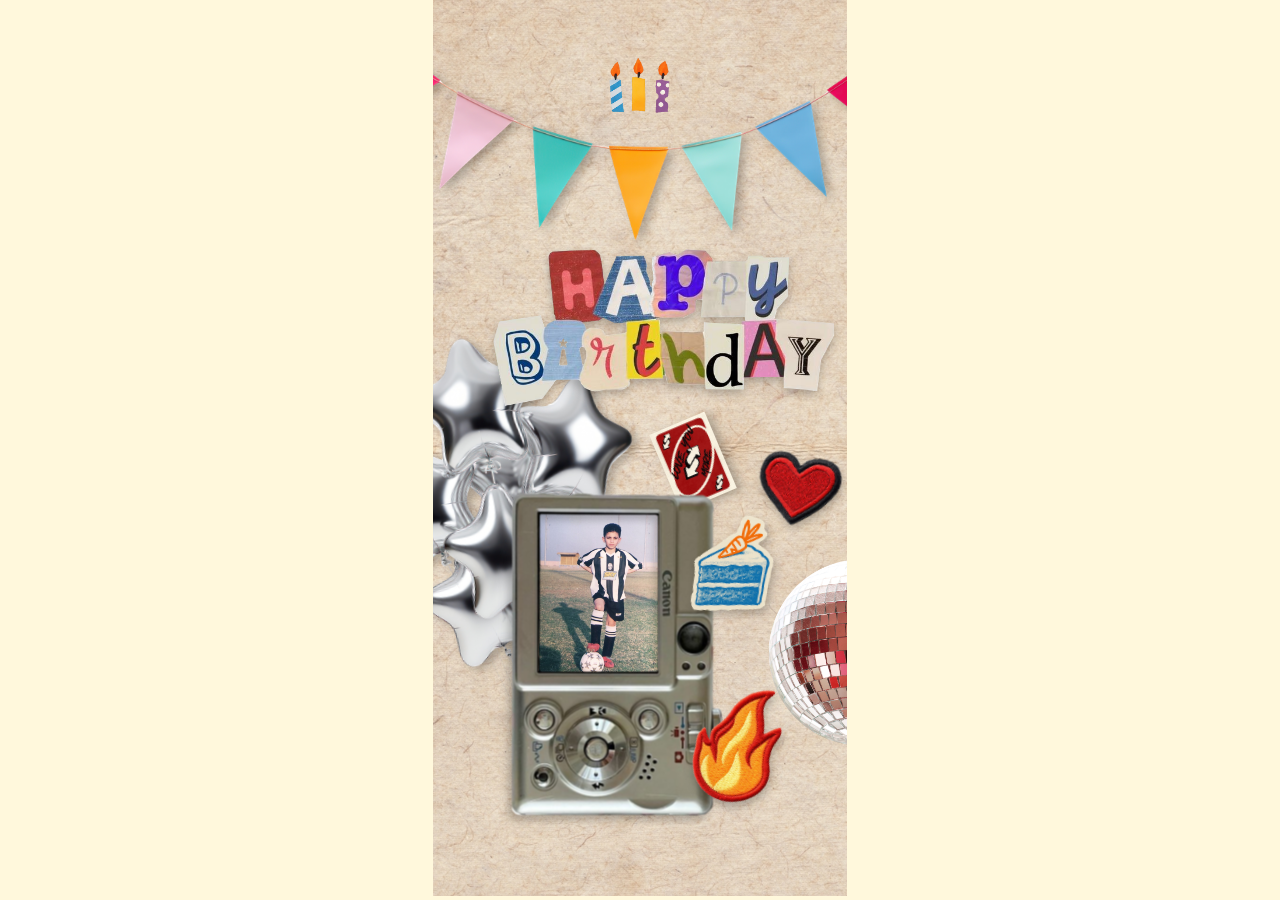
<file: index.html>
<!DOCTYPE html>
<html lang="ru">
<head>
    <meta charset="UTF-8">
    <meta name="viewport" content="width=device-width, initial-scale=1.0, viewport-fit=cover, user-scalable=no">
    <title>HB</title>
    <link rel="stylesheet" href="main_style.css">
    <link href="https://fonts.googleapis.com/css2?family=Cormorant+Infant:wght@400&display=swap" rel="stylesheet">
</head>
<body>
    <div class="container">
        <!-- Фоновый слой old paper pic -->
        <div class="layer old-paper">
            <img src="old paper pic.jpg" alt="old paper background">
        </div>

        <!-- Слой balloons -->
        <div class="layer balloons">
            <img src="silver baloons star.png">
        </div>
        
        <!-- Слой happy bd -->
        <div class="layer happy-bd">
            <img src="happy bd.png" alt="happy birthday">
        </div>
        
        <!-- Слой Picture_5 -->
        <div class="layer picture5">
            <img src="Picture_5.jpg" alt="picture 5">
        </div>
        
        <!-- Слой camera no background (первый экземпляр) -->
        <div class="layer camera">
            <img src="camera no background.png" alt="camera">
        </div>
        
        <!-- Слой uno card -->
        <div class="layer uno">
            <img src="red love you uno.jpg" alt="camera">
        </div>

        <!-- Слой heart sticker -->
        <div class="layer heart">
            <img src="heart sticker.png" alt="heart sticker">
        </div>
        
        <!-- Слой fire sticker -->
        <div class="layer fire">
            <img src="fire sticker.png" alt="fire sticker">
        </div>
        
        <!-- Слой cake sticker -->
        <div class="layer cake">
            <img src="cake sticker.png" alt="cake sticker">
        </div>
        
        <!-- Слой discoball -->
        <div class="layer discoball">
            <img src="discoball 2.png" alt="discoball">
        </div>
        
        <!-- Слой flags -->
        <div class="layer flags">
            <img src="flags.png" alt="flags">
        </div>
        
        <!-- Слой candles icon (кликабельный) -->
        <div class="layer candles-icon" id="candlesIcon">
            <img src="candles icon.png" alt="candles icon">
        </div>

        <!-- Меню (изначально скрыто) -->
        <div class="menu-overlay" id="menuOverlay">
            <div class="menu-panel">
                <!-- Фоновый слой меню -->
                <div class="menu-bg">
                    <img src="old paper pic.jpg" alt="menu background">
                </div>
                <!-- Стрелка закрытия -->
                <div class="menu-arrow" id="menuArrow">
                    <img src="arrow icon.png" alt="arrow icon">
                </div>
                <!-- Иконка свечей в меню (возврат на главную) -->
                <div class="menu-candles" id="menuCandles">
                    <img src="candles icon.png" alt="candles icon">
                </div>
                <!-- Разделительные линии -->
                <div class="menu-line line1"></div>
                <div class="menu-line line2"></div>
                <div class="menu-line line3"></div>
                <div class="menu-line line4"></div>
                <!-- Пункты меню -->
                <div class="menu-item item-gallery" id="menuGallery">gallery</div>
                <div class="menu-item item-who" id="menuWho">who are you from...?</div>
                <div class="menu-item item-letters" id="menuLetters">letters</div>
            </div>
        </div>
    </div>

    <script src="script.js"></script>
</body>
</html>
</file>
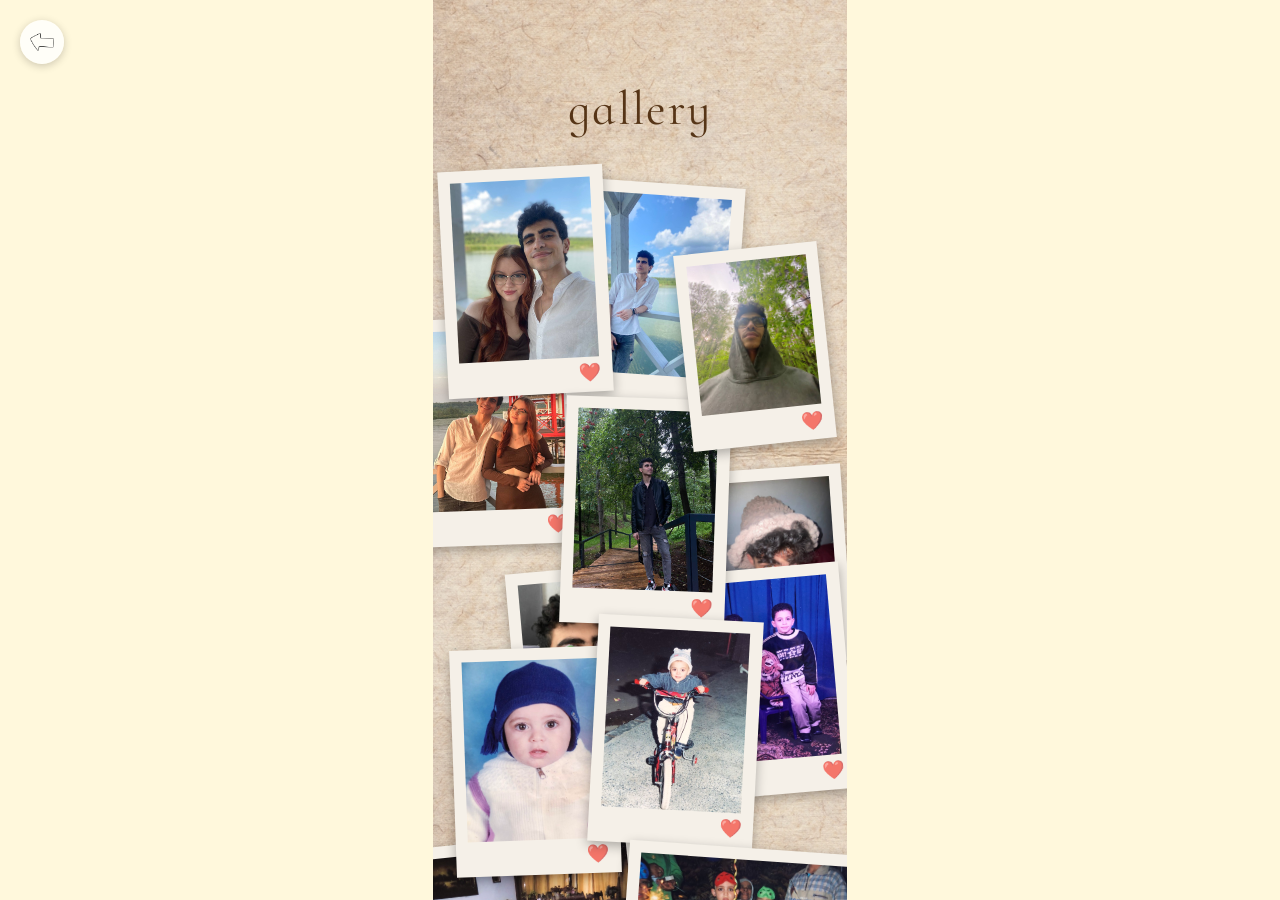
<file: gallery.html>
<!DOCTYPE html>
<html lang="ru">
<head>
    <meta charset="UTF-8">
    <meta name="viewport" content="width=device-width, initial-scale=1.0, viewport-fit=cover, user-scalable=no">
    <title>Gallery</title>
    <link rel="stylesheet" href="gallery_style.css">
    <link href="https://fonts.googleapis.com/css2?family=Cormorant+Infant:wght@400&display=swap" rel="stylesheet">
</head>
<body>
    <div class="gallery-page">
        <a href="index.html" class="gallery-back-btn">
            <img src="arrow icon.png" alt="back">
        </a>
        <h1 class="gallery-title">gallery</h1>
        
        <div class="gallery-grid">
            <!-- Вертикальные фото -->
            <div class="polaroid vertical photo_together" style="top: 0px; left: 10px; transform: rotate(-3deg); z-index: 3;">
                <img src="photo_together.jpg" alt="together">
            </div>
            
            <div class="polaroid vertical photo_river" style="top: 15px; left: 140px; transform: rotate(4deg); z-index: 2;">
                <img src="photo_river.jpg" alt="river">
            </div>
            
            <div class="polaroid vertical photo_sunset" style="top: 150px; left: -20px; transform: rotate(-2deg); z-index: 1;">
                <img src="photo_sunset.jpg" alt="sunset">
            </div>
            
            <div class="polaroid vertical small" style="top: 80px; left: 250px; transform: rotate(-6deg); z-index: 4;">
                <img src="photo_forest.jpg" alt="forest">
            </div>
            
            <div class="polaroid vertical small" style="top: 400px; left: 80px; transform: rotate(-5deg); z-index: 2;">
                <img src="photo_crazy_eyes.jpg" alt="crazy eyes">
            </div>
             
            <div class="polaroid vertical photo_black_jacket" style="top: 230px; left: 130px; transform: rotate(2deg); z-index: 3;">
                <img src="photo_black_jacket.jpg" alt="black jacket">
            </div>
            
            <div class="polaroid vertical small" style="top: 300px; left: 270px; transform: rotate(-4deg); z-index: 1;">
                <img src="photo_cute.jpg" alt="cute">
            </div>
            
            <div class="polaroid vertical Picture_4" style="top: 480px; left: 20px; transform: rotate(-2deg); z-index: 3;">
                <img src="Picture_4.jpg" alt="picture 4">
            </div>
            
             <div class="polaroid vertical Picture_1" style="top: 450px; left: 160px; transform: rotate(3deg); z-index: 3;">
                <img src="Picture_1.jpg" alt="picture 1">
            </div>

            <div class="polaroid vertical Picture_6" style="top: 400px; left: 250px; transform: rotate(-5deg); z-index: 1;">
                <img src="Picture_6.jpg" alt="picture 6">
            </div>
            
            <!-- Горизонтальные фото -->
            <div class="polaroid horizontal Picture_2" style="top: 670px; left: -30px; transform: rotate(-6deg); z-index: 2;">
                <img src="Picture_2.jpg" alt="picture 2">
            </div>
            
            <div class="polaroid horizontal Picture_3" style="top: 680px; left: 190px; transform: rotate(4deg); z-index: 3;">
                <img src="Picture_3.jpg" alt="picture 3">
            </div>
        </div>
    </div>
</body>
</html>
</file>
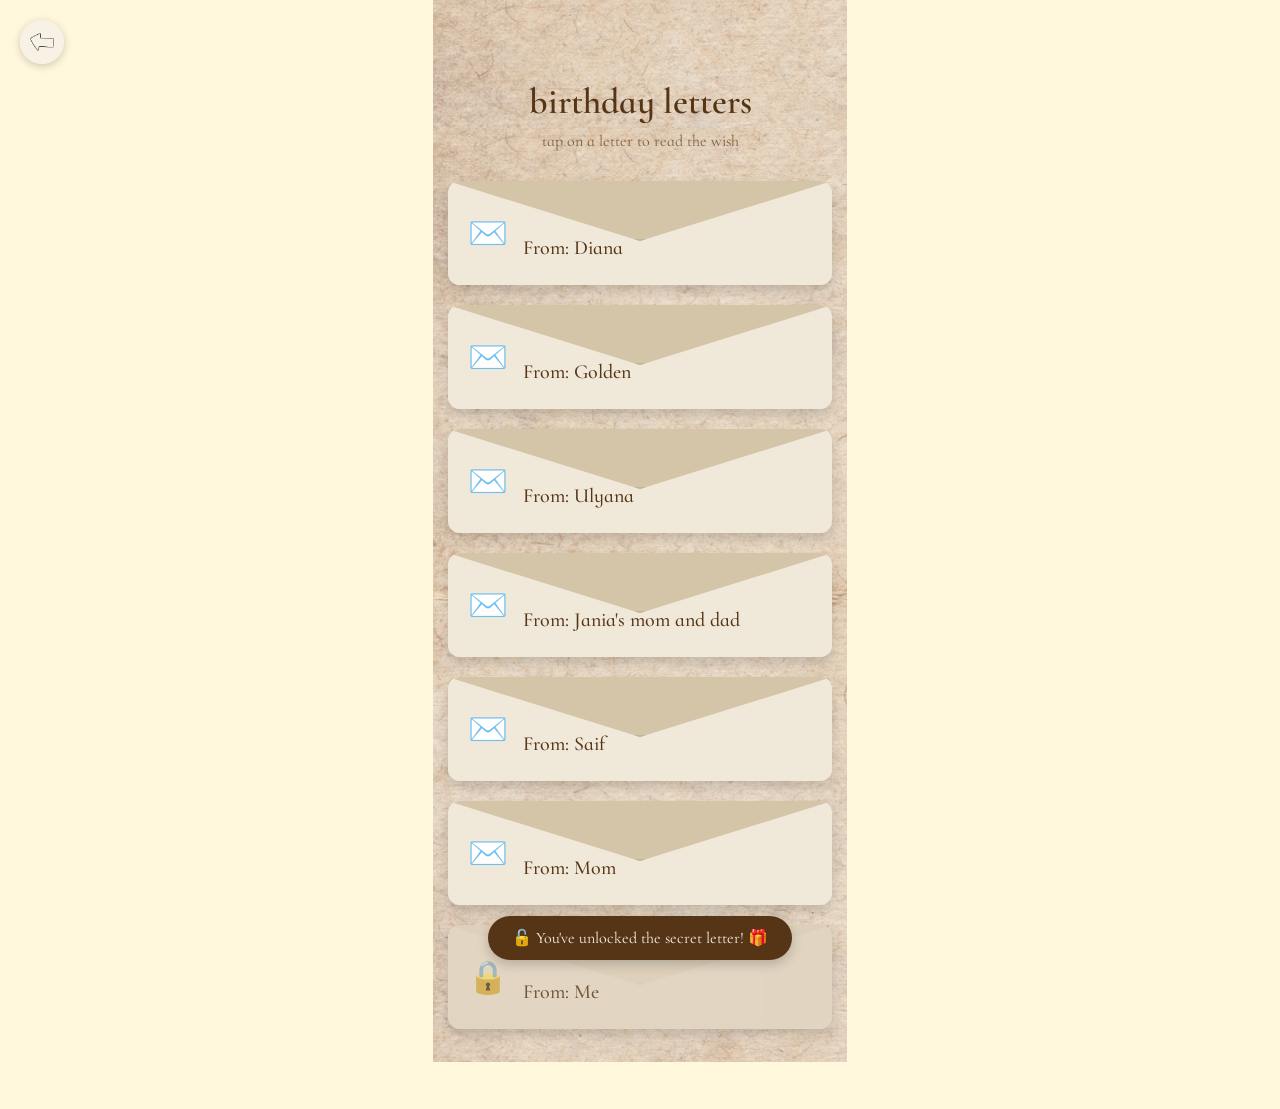
<file: letters.html>
<!DOCTYPE html>
<html lang="ru">
<head>
    <meta charset="UTF-8">
    <meta name="viewport" content="width=device-width, initial-scale=1.0, viewport-fit=cover, user-scalable=no">
    <title>Letters</title>
    <link rel="stylesheet" href="letters_style.css">
    <link href="https://fonts.googleapis.com/css2?family=Cormorant+Infant:wght@400;500;600;700&display=swap" rel="stylesheet">
</head>
<body>
    <div class="container">
               <!-- Background -->
        <div class="layer old-paper">
            <img src="old paper pic.jpg" alt="old paper background">
        </div>
        
        <!-- Второй слой фона (продолжение) -->
        <div class="layer old-paper-second">
            <img src="old paper pic.jpg" alt="old paper background second">
        </div>

        <!-- Back button to main page -->
        <div class="back-btn" id="backBtn">
            <img src="arrow icon.png" alt="back">
        </div>

        <!-- Title -->
        <h1 class="letters-title">birthday letters</h1>
        <p class="letters-subtitle">tap on a letter to read the wish</p>

        <!-- Letters grid -->
        <div class="letters-grid">
            <!-- Letter 1 - diana -->
            <div class="envelope-card" data-letter="1">
                <div class="envelope closed" id="envelope1">
                    <div class="envelope-front">
                        <div class="envelope-flap"></div>
                        <div class="envelope-body">
                            <span class="envelope-icon">✉️</span>
                            <span class="envelope-name">From: Diana</span>
                        </div>
                    </div>
                </div>
                <div class="letter-content" id="letter1">
                    <div class="letter-paper">
                        <button class="close-letter">✕</button>
                        <h3>Khalid, happy birthday!</h3>
                        <p>I wish you to never stop at what you’ve achieved, to boldly go after your goals, and not to be afraid of dreaming big. You are a person with enormous potential — you’ve got this! May there always be room in your life for genuine joy and sincere smiles! 🥳</p>
                    </div>
                </div>
            </div>

            <!-- Letter 2 - golden -->
            <div class="envelope-card" data-letter="2">
                <div class="envelope closed" id="envelope2">
                    <div class="envelope-front">
                        <div class="envelope-flap"></div>
                        <div class="envelope-body">
                            <span class="envelope-icon">✉️</span>
                            <span class="envelope-name">From: Golden</span>
                        </div>
                    </div>
                </div>
                <div class="letter-content" id="letter2">
                    <div class="letter-paper">
                        <button class="close-letter">✕</button>
                        <h3>Dear Khaled Hussein Waled Mohamed Ramzi Saleh</h3>
                        <p>Long ass name but aii.</p>
                                <p class="poem-text">
                        I was asked to write something for your birthday.</br>
                        Roses are red,</br>
                        violet is blue,</br>
                        your wife will kill me if i tell you fuck you.</br>
                                    </p>
                        <p class="poem-text">
                            I am wondering how the birthday song will be with that long ass name.</br>
                            “Happy birthday to you,</br>
                            Happy birthday to you,</br>
                            Happy birthday dear Khaled Hussein Waled Mohamed Ramzi Saleh…”</br>
                            Happy birthday to you.</br>
                            </p>
                            <p>Nah dawg, that ain't it… Shit doesnt feel right.</p>
                            <p>But for real, happy birthday man, wishing you the best. Let's make the best of 2026.</p>
                    </div>
                </div>
            </div>

            <!-- Letter 3 - uliana -->
            <div class="envelope-card" data-letter="3">
                <div class="envelope closed" id="envelope3">
                    <div class="envelope-front">
                        <div class="envelope-flap"></div>
                        <div class="envelope-body">
                            <span class="envelope-icon">✉️</span>
                            <span class="envelope-name">From: Ulyana</span>
                        </div>
                    </div>
                </div>
                <div class="letter-content" id="letter3">
                    <div class="letter-paper">
                        <button class="close-letter">✕</button>
                        <h3>The sun shines upon your birthday, warrior! ☀️⚔️</h3>
                        <p>May your strength be as limitless as Odin’s treasury for every plan you conceive. May your fate be filled with blessings, like a dragon’s hoard piled high with gold! 🐉✨💰</p>
                    </div>
                </div>
            </div>

            <!-- Letter 4 - jania parents -->
            <div class="envelope-card" data-letter="4">
                <div class="envelope closed" id="envelope4">
                    <div class="envelope-front">
                        <div class="envelope-flap"></div>
                        <div class="envelope-body">
                            <span class="envelope-icon">✉️</span>
                            <span class="envelope-name">From: Jania's mom and dad</span>
                        </div>
                    </div>
                </div>
                <div class="letter-content" id="letter4">
                    <div class="letter-paper">
                        <button class="close-letter">✕</button>
                        <h3>Dear Khaled!</h3>
                        <p>From the bottom of my heart, I congratulate you on your birthday🎉</p>
                        <p>With your arrival in our family, each of us has been given the chance to expand the boundaries of our worldview and our acceptance of the things beyond our control. It’s a valuable experience. I want you to know that I am very happy about this and I thank you for it.</p>
                        <p>I wish you strong health and strong spirit, many happy days and prosperity, success and luck in all your initiatives. May life bring you joy, fortune, and abundance🥰​</p>
                        <p>Be brave and responsible! Our girl is behind you. Jania is the most precious thing we have.</p>
                        <p class="poem-text">
                            Be happy and loved!</br>
                            Happy Birthday!🥳​
                        </p>
                    </div>
                </div>
            </div>

                        <!-- Letter 5 - saif -->
             <div class="envelope-card" data-letter="5">
                <div class="envelope closed" id="envelope5">
                    <div class="envelope-front">
                        <div class="envelope-flap"></div>
                        <div class="envelope-body">
                            <span class="envelope-icon">✉️</span>
                            <span class="envelope-name">From: Saif</span>
                        </div>
                    </div>
                </div>
                <div class="letter-content" id="letter5">
                    <div class="letter-paper">
                        <button class="close-letter">✕</button>
                        <h3>Happy birthday you piece of shit</h3>
                        <p>love you to the moon and back waiting for my other half in Egypt​</p>
                    </div>
                </div>
            </div>

            <!-- Letter 6 - mom -->
            <div class="envelope-card" data-letter="6">
                <div class="envelope closed" id="envelope6">
                    <div class="envelope-front">
                        <div class="envelope-flap"></div>
                        <div class="envelope-body">
                            <span class="envelope-icon">✉️</span>
                            <span class="envelope-name">From: Mom</span>
                        </div>
                    </div>
                </div>
                <div class="letter-content" id="letter6">
                    <div class="letter-paper">
                        <button class="close-letter">✕</button>
                        <h3>My dear Khaled ❤️</h3>
                        <p>Happy birthday, my love, on May 7 — the day God blessed me with you, and you became the light through which I see the world.</p>
                     <p class="poem-text">You’ve been away from me for more than two years, but you have never left my heart for a single moment… I miss you so much.</br>
                        I remember the day you were born, and all the hard training days… you have always been my hero, the one I’m proud of.
                        </p>
                    <p class="poem-text">I remember every moment we lived together, you, Saif, and I. I loved taking pictures of you and capturing every memory… even the photos you used to get annoyed by 😄</br>
                    I just wanted to keep every moment, so they become beautiful memories for you and your children one day, God willing.</p>
                    <p>I love you with all my heart, and I’m happy you found your other half… may God bless your life together.</p>
                    <p>I hope to see you and hug you very soon.</p>
<p class="poem-text">Happy birthday, my precious one ❤️</br>
🌹​🌹​🌹​</p>
                    </div>
                </div>
            </div>

             <!-- Letter 7 - me -->
            <div class="envelope-card" data-letter="7" id="lastLetter">
                <div class="envelope closed locked-envelope" id="envelope7">
                    <div class="envelope-front">
                        <div class="envelope-flap"></div>
                        <div class="envelope-body">
                            <span class="envelope-icon">🔒</span>
                            <span class="envelope-name">From: Me</span>
                        </div>
                    </div>
                </div>
                <div class="letter-content" id="letter7">
                    <div class="letter-paper special-letter">
                        <button class="close-letter">✕</button>
                        <h3>Happy birthday, my huss huss!🎂</h3>
                        <p id="yourMessage">We've been through so much together. Sometimes… even too much 😅 - ordinary problems, unexpected ones, the kind you never see coming. But through all of it, we worked side by side. We stayed strong. And I'm so proud of us.</p>
                        <p>I truly believe the best is yet to come. That things will finally fall into place. That we'll be able to breathe, and rest, and just <i>be</i>.</p>
                        <p>I love you deeply. And I believe in us - no matter what stands in our way, we'll get through it together.</p>
                        <p>Happy birthday, my favourite person in the world❤️</p>
                        <p class="letter-signature">With love, Me 💫</p>
                    </div>
                </div>
            </div>

        <!-- Unlock notification -->
        <div class="unlock-notification" id="unlockNotification">
            <span>🔓</span> You've unlocked the secret letter! <span>🎁</span>
        </div>
    </div>

    <script src="letters.js"></script>
</body>
</html>
</file>
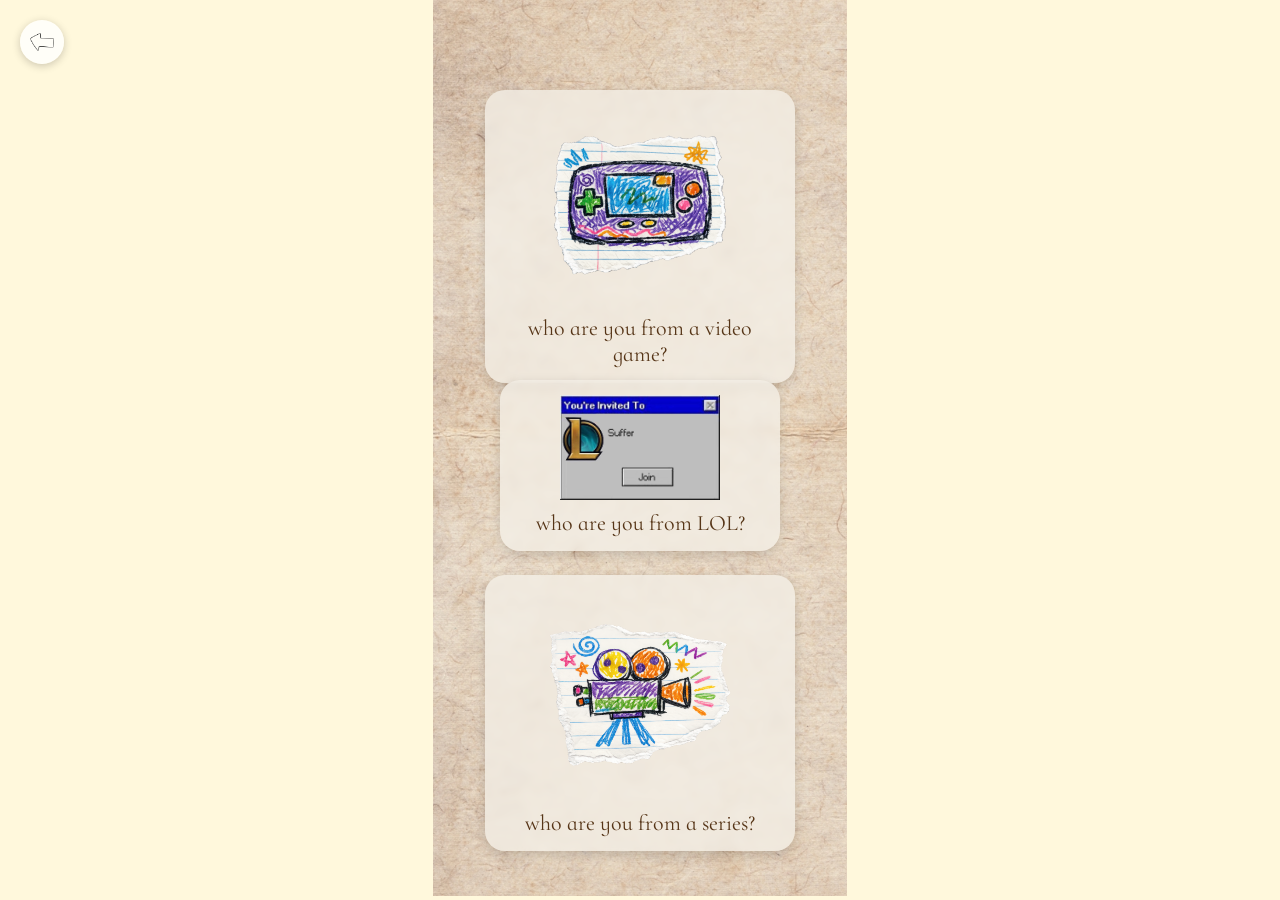
<file: wayf.html>
<!DOCTYPE html>
<html lang="ru">
<head>
    <meta charset="UTF-8">
    <meta name="viewport" content="width=device-width, initial-scale=1.0, viewport-fit=cover, user-scalable=no">
    <title>Who are you from...?</title>
    <link rel="stylesheet" href="wayf_style.css">
    <link href="https://fonts.googleapis.com/css2?family=Cormorant+Infant:wght@400&display=swap" rel="stylesheet">
</head>
<body>
    <div class="container">
        <!-- Фоновый слой old paper pic -->
        <div class="layer old-paper">
            <img src="old paper pic.jpg" alt="old paper background">
        </div>

    <div class="wayf-page">
        <a href="index.html" class="wayf-back-btn">
            <img src="arrow icon.png" alt="back">
        </a>

       <!-- Блок 1: Video Game -->
        <div class="quiz-card" id="gameCard">
            <img src="game console icon.png" alt="game console" class="quiz-icon">
            <p class="quiz-label">who are you from a video game?</p>
        </div>

        <!-- Блок 2: LOL -->
        <div class="quiz-card" id="lolCard">
            <img src="lol icon.png" alt="lol icon" class="quiz-icon">
            <p class="quiz-label">who are you from LOL?</p>
        </div>

        <!-- Блок 3: Series -->
<div class="quiz-card" id="seriesCard">
    <img src="camera icon.png" alt="camera icon" class="quiz-icon">
    <p class="quiz-label">who are you from a series?</p>
</div>
    </div>

    <script src="script.js"></script>
</body>
</html>
</file>
<file: main_style.css>
* {
    margin: 0;
    padding: 0;
    box-sizing: border-box;
    user-select: none;
    -webkit-tap-highlight-color: transparent;
}

body {
    width: 100%;
    min-height: 100vh;
    background: #FFF8DC;
    overflow-x: hidden; /* Запрещаем горизонтальную прокрутку */
    overflow-y: auto;
    position: relative;
}

.container {
    position: relative;
    width: 100%;
    max-width: 414px;
    margin: 0 auto;
    min-height: 896px; /* Фиксированная высота iPhone 11 */
    height: 896px; /* Фиксированная высота */
    overflow: hidden; /* Убираем прокрутку внутри контейнера */
    background: transparent;
}

.layer {
    position: absolute;
    pointer-events: none;
}

.layer img {
    width: 100%;
    height: 100%;
    object-fit: contain;
    display: block;
}

/* Кликабельные элементы */
.candles-icon {
    pointer-events: auto;
    cursor: pointer;
    z-index: 20;
}

/* 1. Old paper pic - самый нижний слой */
.old-paper {
    position: absolute;
    width: 934px;
    height: 623px;
    top: 50%;
    left: 50%;
    transform: translate(-50%, -50%) rotate(90deg);
    opacity: 1;
    z-index: 1;
    overflow: hidden;
}

.old-paper img {
    width: 100%;
    height: 100%;
    object-fit: cover;
}

/* 2. BALOONS */
.balloons {
    width: 300.69px;
    height: 492.93px;
    top: 322px;
    left: -70px;
    transform: rotate(-10deg);
    filter: drop-shadow(5px 4px 4px rgba(0,0,0,0.25));
    z-index: 2;
}

/* 3. HAPPY BD */
.happy-bd {
    width: 379px;
    height: 183px;
    top: 234px;
    left: 35px;
    transform: rotate(0deg);
    filter: drop-shadow(0px 4px 4px rgba(0,0,0,0.25));
    z-index: 3;
}

/* 4. Picture_5 */
.picture5 {
    width: 119px;
    height: 169px;
    top: 507px;
    left: 106px;
    transform: rotate(0deg);
    z-index: 4;
}

/* 5. Camera no background */
.camera {
    width: 348px;
    height: 225px;
    top: 530px;
    left: 17px;
    transform: rotate(90deg);
    filter: drop-shadow(5px 4px 4px rgba(0,0,0,0.25));
    z-index: 5;
}

/* 5.5. uno card */
.uno {
    width: 60px;
    height: 83px;
    top: 420px;
    left: 230px;
    transform: rotate(-23deg);
    filter: drop-shadow(5px 4px 4px rgba(0,0,0,0.25));
    z-index: 4;
    cursor: pointer;
    pointer-events: auto;
}

/* 6. HEART STICKER */
.heart {
    width: 95px;
    height: 84px;
    top: 448px;
    left: 318px;
    transform: rotate(10deg);
    filter: drop-shadow(2px 4px 4px rgba(0,0,0,0.25));
    z-index: 6;
    cursor: pointer;
    pointer-events: auto;
}

/* 7. FIRE STICKER */
.fire {
    width: 93px;
    height: 133px;
    top: 676px;
    left: 260px;
    transform: rotate(24deg);
    filter: drop-shadow(3px 4px 4px rgba(0,0,0,0.25));
    z-index: 7;
    cursor: pointer;
    pointer-events: auto;
}

/* 8. CAKE STICKER */
.cake {
    width: 121px;
    height: 121px;
    top: 504px;
    left: 240px;
    transform: rotate(9deg);
    filter: drop-shadow(3px 4px 4px rgba(0,0,0,0.25));
    z-index: 8;
    cursor: pointer;
    pointer-events: auto;
}

/* 9. Discoball */
.discoball {
    width: 108px;
    height: 259px;
    top: 521px;
    left: 325px;
    transform: rotate(0deg);
    z-index: 9;
}

/* 10. FLAGS */
.flags {
    width: 592px;
    height: 394px;
    top: -65px;
    left: -89px;
    transform: rotate(0deg);
    filter: drop-shadow(5px 4px 4px rgba(0,0,0,0.25));
    z-index: 10;
}

/* 11. CANDLES ICON (кнопка на главной) */
.candles-icon {
    width: 89px;
    height: 82px;
    top: 44px;
    left: 162px;
    padding: 10px;
    gap: 10px;
    transform: rotate(0deg);
    opacity: 1;
    z-index: 30;
    pointer-events: auto;
    cursor: pointer;
}

.candles-icon img {
    width: 100%;
    height: 100%;
    object-fit: contain;
}

/* Меню (оверлей) */
.menu-overlay {
    position: fixed;
    top: 0;
    left: 0;
    width: 100%;
    height: 100%;
    background-color: rgba(0, 0, 0, 0.5);
    z-index: 9999;
    display: none;
    justify-content: center;
    align-items: flex-start;
    padding-top: 80px;
}

.menu-overlay.active {
    display: flex;
}

.menu-panel {
    position: relative;
    width: 414px;
    height: 255px;
    background: transparent;
    overflow: hidden;
}

/* Фон меню */
.menu-bg {
    position: absolute;
    width: 623px;
    height: 934px;
    top: 50%;
    left: 50%;
    transform: translate(-50%, -50%) rotate(90deg);
    opacity: 1;
    z-index: 1;
    pointer-events: none;
}

.menu-bg img {
    width: 100%;
    height: 100%;
    object-fit: cover;
}

/* Стрелка закрытия */
.menu-arrow {
    position: absolute;
    width: 54px;
    height: 54px;
    top: 7px;
    left: 15px;
    z-index: 10;
    cursor: pointer;
    pointer-events: auto;
}

.menu-arrow img {
    width: 100%;
    height: 100%;
    object-fit: contain;
}

/* Линии меню */
.menu-line {
    position: absolute;
    left: 0;
    width: 414px;
    height: 1px;
    background-color: #563517;
    opacity: 1;
    z-index: 5;
    pointer-events: none;
}

.line1 { top: 63px; }
.line2 { top: 126px; }
.line3 { top: 189px; }
.line4 { top: 255px; }

/* Пункты меню */
.menu-item {
    position: absolute;
    font-family: 'Cormorant Infant', serif;
    font-weight: 400;
    font-size: 30px;
    line-height: 100%;
    text-align: center;
    color: #563517;
    cursor: pointer;
    pointer-events: auto;
    z-index: 10;
    white-space: nowrap;
    left: 50%;
    transform: translateX(-50%);
}

.item-gallery {
    width: 82px;
    height: 36px;
    top: 80px;
}

.item-who {
    width: auto;
    min-width: 240px;
    height: 40px;
    top: 143px;
    white-space: nowrap;
    font-size: 30px;
}

.item-letters {
    width: 74px;
    height: 36px;
    top: 206px;
}

/* Анимация для стикеров при нажатии */
.cake, .fire, .heart, .uno, .balloons, .happy-bd {
    cursor: pointer;
    pointer-events: auto;
    transition: transform 0.1s ease;
}

.cake:active {
    transform: scale(0.95) rotate(9deg);
    transition: transform 0.05s ease;
}

.fire:active {
    transform: scale(0.95) rotate(24deg);
    transition: transform 0.05s ease;
}

.heart:active {
    transform: scale(0.95) rotate(10deg);
    transition: transform 0.05s ease;
}

.uno:active {
    transform: scale(0.95) rotate(-23deg);
    transition: transform 0.05s ease;
}

.balloons:active {
    transform: scale(0.95) rotate(-5deg);
    transition: transform 0.05s ease;
}

.happy-bd:active {
    transform: scale(0.95) rotate(2deg);
    transition: transform 0.05s ease;
}

/* Адаптация для мобильных */
/* Адаптация для мобильных */
@media (max-width: 414px) {
    .container {
        width: 100%;
        max-width: 414px;
    }
    .menu-panel {
        width: 100%;
        max-width: 414px;
    }
    .menu-line {
        width: 100%;
        max-width: 414px;
    }
    /* Убираем изменение размера шрифта для "who are you from...?" */
    .item-who {
        font-size: 30px; /* Фиксированный размер, не уменьшается */
        white-space: nowrap;
    }
}

@media (max-width: 380px) {
    /* Тоже оставляем 30px */
    .item-who {
        font-size: 30px;
        white-space: nowrap;
    }
}
/* Анимация для стикеров при касании на телефоне */
.tap-active {
    transform: scale(0.95) translateY(2px);
    transition: transform 0.05s ease !important;
}

/* Индивидуальные повороты для каждого стикера при анимации */
.cake.tap-active {
    transform: scale(0.95) rotate(9deg) !important;
}

.fire.tap-active {
    transform: scale(0.95) rotate(24deg) !important;
}

.heart.tap-active {
    transform: scale(0.95) rotate(10deg) !important;
}

.uno.tap-active {
    transform: scale(0.95) rotate(-23deg) !important;
}

.balloons.tap-active {
    transform: scale(0.95) rotate(-5deg) !important;
}

.happy-bd.tap-active {
    transform: scale(0.95) rotate(2deg) !important;
}
</file>
<file: gallery_style.css>
* {
    margin: 0;
    padding: 0;
    box-sizing: border-box;
    user-select: none;
    -webkit-tap-highlight-color: transparent;
}

body {
    width: 100%;
    min-height: 100vh;
    background: #FFF8DC;
    overflow-x: hidden;
    overflow-y: auto;
}

.gallery-page {
    position: relative;
    width: 100%;
    max-width: 414px;
    margin: 0 auto;
    background: #FFF8DC;
    overflow-x: hidden;
    overflow-y: auto;
    min-height: 100vh; /* Добавлено: гарантирует минимальную высоту */
}

/* Первый слой фона */
.gallery-page::before {
    content: '';
    position: absolute;
    width: 934px;
    height: 623px;
    top: 140px;
    left: -160px;
    transform: rotate(90deg);
    opacity: 1;
    z-index: 1;
    background-image: url('old paper pic.jpg');
    background-size: cover;
    background-repeat: no-repeat;
    pointer-events: none;
}

.gallery-back-btn {
    position: fixed;
    top: 20px;
    left: 20px;
    width: 44px;
    height: 44px;
    cursor: pointer;
    z-index: 10002;
    background: rgba(255,255,255,0.8);
    border-radius: 50%;
    display: flex;
    align-items: center;
    justify-content: center;
    box-shadow: 0 2px 8px rgba(0,0,0,0.2);
}

.gallery-back-btn img {
    width: 30px;
    height: 30px;
    transform: rotate(0deg);
}

/* Заголовок */
.gallery-title {
    font-family: 'Cormorant Infant', serif;
    font-weight: 400;
    font-size: 48px;
    text-align: center;
    color: #563517;
    margin: 20px 0 30px;
    position: relative;
    z-index: 10;
    letter-spacing: 2px;
    padding-top: 60px;
}

/* Сетка галереи - исправлено для устранения пустого места */
.gallery-grid {
    position: relative;
    padding: 20px 15px 0; /* Убран нижний отступ полностью */
    z-index: 5;
    /* Важно: без явной высоты, но с relative позиционированием */
    display: block;
}

/* ===== ОСНОВНЫЕ ПЕРЕМЕННЫЕ ДЛЯ РЕДАКТИРОВАНИЯ ===== */
:root {
    --polaroid-bg: #f5f0e8;
    --polaroid-padding: 12px;
    --polaroid-bottom-padding: 35px;
    --polaroid-shadow: 0 4px 12px rgba(0,0,0,0.3);
    --photo-border-radius: 0px;
}

/* Базовый стиль полароида */
.polaroid {
    position: absolute;
    background: var(--polaroid-bg);
    padding: var(--polaroid-padding) var(--polaroid-padding) var(--polaroid-bottom-padding) var(--polaroid-padding);
    box-shadow: var(--polaroid-shadow);
    transition: transform 0.2s ease, box-shadow 0.2s ease;
    cursor: pointer;
}

.polaroid:hover {
    transform: scale(1.05) rotate(0deg) !important;
    z-index: 100 !important;
    box-shadow: 0 8px 20px rgba(0,0,0,0.4);
}

.polaroid img {
    display: block;
    object-fit: cover;
}

/* ===== РАЗМЕРЫ ПОЛАРОИДОВ ===== */
.polaroid.vertical {
    width: 160px;
}

.polaroid.vertical img {
    width: 160px;
    height: 200px;
}

.polaroid.horizontal {
    width: 245px;
}

.polaroid.horizontal img {
    width: 220px;
    height: 150px;
}

.polaroid.small {
    width: 144px;
}

.polaroid.small img {
    width: 120px;
    height: 150px;
}

/* ===== ДЕКОРАТИВНЫЕ ЭЛЕМЕНТЫ ===== */
.polaroid::before {
    content: '❤️';
    position: absolute;
    bottom: 8px;
    right: 12px;
    font-size: 18px;
    opacity: 0.7;
}

/* Конкретные размеры для фото */
.photo_together {
    width: 165px !important;  
}
.photo_together img {
    width: 140px !important;  
    height: 180px !important; 
}

.photo_river {
    width: 165px !important; 
}
.photo_river img {
    width: 140px !important; 
    height: 180px !important; 
}

.photo_sunset {
    width: 165px !important; 
}
.photo_sunset img {
    width: 140px !important; 
    height: 180px !important; 
}

.photo_black_jacket {
    width: 165px !important;
}
.photo_black_jacket img {
    width: 140px !important; 
    height: 180px !important; 
}

.Picture_4 {
    width: 165px !important; 
}
.Picture_4 img {
    width: 140px !important;
    height: 180px !important;
}

.Picture_6 {
    width: 165px !important;
}
.Picture_6 img {
    width: 140px !important;
    height: 180px !important;
}

.Picture_1 {
    width: 165px !important;
}

.Picture_1 img {
    width: 140px !important;
    height: 180px !important;
}
</file>
<file: letters_style.css>
* {
    margin: 0;
    padding: 0;
    box-sizing: border-box;
    user-select: none;
    -webkit-tap-highlight-color: transparent;
}

body {
    width: 100%;
    min-height: 100vh;
    background: #FFF8DC;
    overflow-x: hidden;
}

.container {
    position: relative;
    width: 100%;
    max-width: 414px;
    min-height: 896px;
    margin: 0 auto;
    overflow-y: auto;
    overflow-x: hidden;
    padding-bottom: 50px;
}

/* Background */
.layer {
    position: absolute;
    pointer-events: none;
}

.old-paper {
    position: absolute;
    width: 934px;
    height: 670px;
    top: 130px;
    left: -160px;
    transform: rotate(90deg);
    opacity: 1;
    z-index: 1;
    overflow: hidden;
    pointer-events: none;
}

.old-paper img {
    width: 100%;
    height: 100%;
    object-fit: cover;
}

/* Второй слой фона (дублирование) */
.old-paper-second {
    position: absolute;
    width: 934px;
    height: 670px;
    top: 260px;
    left: -160px;
    transform: rotate(90deg);
    opacity: 1;
    z-index: 1;
    overflow: hidden;
    pointer-events: none;
}

.old-paper-second img {
    width: 100%;
    height: 100%;
    object-fit: cover;
}

/* Back button */
.back-btn {
    position: fixed;
    top: 20px;
    left: 20px;
    width: 44px;
    height: 44px;
    cursor: pointer;
    z-index: 100;
    background: rgba(245, 240, 232, 0.8);
    border-radius: 50%;
    display: flex;
    align-items: center;
    justify-content: center;
    box-shadow: 0 2px 8px rgba(0,0,0,0.2);
    backdrop-filter: blur(4px);
}

.back-btn img {
    width: 30px;
    height: 30px;
    transform: rotate(0deg);
}

/* Title */
.letters-title {
    font-family: 'Cormorant Infant', serif;
    font-weight: 600;
    font-size: 36px;
    text-align: center;
    color: #563517;
    margin-top: 80px;
    margin-bottom: 8px;
    position: relative;
    z-index: 10;
    padding: 0 20px;
}

.letters-subtitle {
    font-family: 'Cormorant Infant', serif;
    font-weight: 400;
    font-size: 16px;
    text-align: center;
    color: #563517;
    margin-bottom: 30px;
    position: relative;
    z-index: 10;
    opacity: 0.7;
}

/* Letters grid */
.letters-grid {
    display: flex;
    flex-direction: column;
    gap: 20px;
    padding: 0 15px 30px;
    position: relative;
    z-index: 10;
}

/* Envelope card */
.envelope-card {
    position: relative;
    cursor: pointer;
}

/* Envelope styling */
.envelope {
    background: #e8dcc8;
    border-radius: 12px;
    box-shadow: 0 6px 12px rgba(0, 0, 0, 0.15);
    transition: transform 0.2s ease, box-shadow 0.2s ease;
    overflow: hidden;
}

.envelope:hover {
    transform: translateY(-3px);
    box-shadow: 0 10px 20px rgba(0, 0, 0, 0.2);
}

.envelope-front {
    position: relative;
}

.envelope-flap {
    position: absolute;
    top: 0;
    left: 0;
    width: 100%;
    height: 60px;
    background: #d4c4a8;
    clip-path: polygon(0% 0%, 100% 0%, 50% 100%);
    border-bottom: 2px solid #c4b498;
}

.envelope-body {
    padding: 25px 20px;
    display: flex;
    align-items: center;
    gap: 15px;
    background: #f0e8d8;
    min-height: 100px;
}

.envelope-icon {
    font-size: 32px;
}

.envelope-name {
    font-family: 'Cormorant Infant', serif;
    font-weight: 500;
    font-size: 20px;
    margin-top: 30px;
    color: #563517;
}

/* Locked envelope styling */
.locked-envelope .envelope-body {
    background: #e0d4c0;
    opacity: 0.8;
}

.locked-envelope .envelope-icon {
    filter: grayscale(0.3);
}

/* Letter content (hidden initially) */
.letter-content {
    display: none;
    position: fixed;
    top: 0;
    left: 0;
    width: 100%;
    height: 100%;
    background: rgba(0, 0, 0, 0.7);
    z-index: 1000;
    justify-content: center;
    align-items: center;
    backdrop-filter: blur(5px);
}

.letter-content.active {
    display: flex;
}

.letter-paper {
    position: relative;
    width: 85%;
    max-width: 340px;
    max-height: 70vh;
    background: #fffef7;
    border-radius: 8px;
    padding: 30px 25px;
    box-shadow: 0 15px 35px rgba(0, 0, 0, 0.3);
    overflow-y: auto;
    font-family: 'Cormorant Infant', serif;
    animation: letterAppear 0.3s ease-out;
}

.poem-text {
    font-family: 'Cormorant Infant', serif;
    font-weight: 400;
    font-size: 18px;
    color: #563517;
    line-height: 1.5;
    margin-bottom: 20px;
}

@keyframes letterAppear {
    from {
        opacity: 0;
        transform: scale(0.9);
    }
    to {
        opacity: 1;
        transform: scale(1);
    }
}

.close-letter {
    position: absolute;
    top: 12px;
    right: 15px;
    background: none;
    border: none;
    font-size: 24px;
    cursor: pointer;
    color: #563517;
    opacity: 0.6;
    transition: opacity 0.2s;
}

.close-letter:hover {
    opacity: 1;
}

.letter-paper h3 {
    font-family: 'Cormorant Infant', serif;
    font-weight: 700;
    font-size: 24px;
    color: #8B5E3C;
    margin-bottom: 20px;
    padding-right: 25px;
}

.letter-paper p {
    font-family: 'Cormorant Infant', serif;
    font-weight: 400;
    font-size: 18px;
    color: #563517;
    line-height: 1.5;
    margin-bottom: 20px;
}

.letter-signature {
    font-family: 'Cormorant Infant', serif;
    font-weight: 600;
    font-size: 18px;
    color: #8B5E3C;
    text-align: right;
    margin-top: 20px;
    font-style: italic;
}

.special-letter {
    background: linear-gradient(135deg, #fffef7 0%, #fff8e7 100%);
    border: 2px solid #d4a050;
}

.special-letter h3 {
    color: #d4a050;
    text-align: center;
}

/* Unlock notification */
.unlock-notification {
    position: fixed;
    bottom: -60px;
    left: 50%;
    transform: translateX(-50%);
    background: #563517;
    color: #f5f0e8;
    font-family: 'Cormorant Infant', serif;
    font-size: 16px;
    padding: 12px 24px;
    border-radius: 40px;
    z-index: 200;
    transition: bottom 0.3s ease;
    white-space: nowrap;
    box-shadow: 0 4px 12px rgba(0,0,0,0.2);
}

.unlock-notification.show {
    bottom: 30px;
}

/* Scrollbar */
.container::-webkit-scrollbar {
    width: 3px;
}

.container::-webkit-scrollbar-track {
    background: rgba(86, 53, 23, 0.1);
    border-radius: 10px;
}

.container::-webkit-scrollbar-thumb {
    background: #563517;
    border-radius: 10px;
}

.letter-paper::-webkit-scrollbar {
    width: 3px;
}

.letter-paper::-webkit-scrollbar-track {
    background: rgba(86, 53, 23, 0.1);
    border-radius: 10px;
}

.letter-paper::-webkit-scrollbar-thumb {
    background: #563517;
    border-radius: 10px;
}

/* Responsive */
@media (max-width: 414px) {
    .letters-title {
        font-size: 30px;
        margin-top: 70px;
    }
    
    .envelope-body {
        padding: 20px 15px;
    }
    
    .letter-paper {
        width: 90%;
        padding: 25px 20px;
    }
}
</file>
<file: wayf_style.css>
* {
    margin: 0;
    padding: 0;
    box-sizing: border-box;
    user-select: none;
    -webkit-tap-highlight-color: transparent;
}

body {
    width: 100%;
    min-height: 100vh;
    background: #FFF8DC;
    overflow-x: hidden;
}

.container {
    position: relative;
    width: 100%;
    max-width: 414px;
    height: 896px;
    margin: 0 auto;
    overflow-y: auto;
    overflow-x: hidden;
    background: transparent;
}

/* Слои */
.layer {
    position: absolute;
    pointer-events: none;
}

.layer img {
    width: 100%;
    height: 100%;
    object-fit: contain;
    display: block;
}

/* Old paper фон */
.old-paper {
    position: absolute;
    width: 934px;
    height: 623px;
    top: 120px;
    left: -160px;
    transform: rotate(90deg);
    opacity: 1;
    z-index: 1;
    overflow: hidden;
    pointer-events: none;
}

.old-paper img {
    width: 100%;
    height: 100%;
    object-fit: cover;
}

/* Кнопка candles icon */
.candles-icon {
    width: 89px;
    height: 82px;
    top: 40px;
    left: 323px;
    transform: rotate(0deg);
    opacity: 1;
    z-index: 30;
    pointer-events: auto;
    cursor: pointer;
}

.candles-icon img {
    width: 100%;
    height: 100%;
    object-fit: contain;
}

/* Заголовок */
.title {
    position: absolute;
    font-family: 'Cormorant Infant', serif;
    font-weight: 400;
    font-size: 30px;
    line-height: 100%;
    text-align: center;
    color: #563517;
    width: 396px;
    height: 48px;
    top: 141px;
    left: 9px;
    z-index: 20;
}

/* Карточки-боксы для групп (текст + картинка) */
.quiz-card {
    position: absolute;
    background: rgba(245, 240, 232, 0.75);
    backdrop-filter: blur(3px);
    border-radius: 20px;
    padding: 15px;
    cursor: pointer;
    transition: transform 0.2s ease, background 0.2s ease;
    z-index: 15;
    display: flex;
    flex-direction: column;
    align-items: center;
    justify-content: center;
    box-shadow: 0 4px 12px rgba(0, 0, 0, 0.15);
}

.quiz-card:hover {
    transform: scale(1.02);
    background: rgba(245, 240, 232, 0.9);
    box-shadow: 0 6px 16px rgba(0, 0, 0, 0.2);
}

.quiz-card:active {
    transform: scale(0.98);
}

.wayf-back-btn {
    position: fixed;
    top: 20px;
    left: 20px;
    width: 44px;
    height: 44px;
    cursor: pointer;
    z-index: 10002;
    background: rgba(255,255,255,0.8);
    border-radius: 50%;
    display: flex;
    align-items: center;
    justify-content: center;
    box-shadow: 0 2px 8px rgba(0,0,0,0.2);
}

.wayf-back-btn img {
    width: 30px;
    height: 30px;
    transform: rotate(0deg);
}

/* Карточка 1: Video Game */
#gameCard {
    width: 310px;
    top: 90px;
    left: 52px;
}

#gameCard .quiz-icon {
    width: 200px;
    height: 200px;
    object-fit: contain;
}

#gameCard .quiz-label {
    display: block;
    font-family: 'Cormorant Infant', serif;
    font-weight: 400;
    font-size: 22px;
    text-align: center;
    color: #563517;
    margin-top: 10px;
}

/* Карточка 2: LOL */
#lolCard {
    width: 280px;
    top: 380px;
    left: 67px;
}

#lolCard .quiz-icon {
    width: 160px;
    height: 105px;
    object-fit: contain;
}

#lolCard .quiz-label {
    font-family: 'Cormorant Infant', serif;
    font-weight: 400;
    font-size: 22px;
    text-align: center;
    color: #563517;
    margin-top: 10px;
}

/* Карточка 3: Series */
#seriesCard {
    width: 310px;
    top: 575px;
    left: 52px;
}

#seriesCard .quiz-icon {
    width: 210px;
    height: 210px;
    object-fit: contain;
}

#seriesCard .quiz-label {
    font-family: 'Cormorant Infant', serif;
    font-weight: 400;
    font-size: 22px;
    text-align: center;
    color: #563517;
    margin-top: 10px;
}

/* Стиль для текста внутри карточек (если нужен) */
.quiz-label {
    font-family: 'Cormorant Infant', serif;
    font-weight: 400;
    font-size: 22px;
    text-align: center;
    color: #563517;
    margin-top: 10px;
    line-height: 1.2;
}

/* МЕНЮ (такое же как на главной) */
.menu-overlay {
    position: fixed;
    top: 0;
    left: 0;
    width: 100%;
    height: 100%;
    background-color: rgba(0, 0, 0, 0.5);
    z-index: 9999;
    display: none;
    justify-content: center;
    align-items: flex-start;
    padding-top: 80px;
}

.menu-overlay.active {
    display: flex;
}

.menu-panel {
    position: relative;
    width: 414px;
    height: 255px;
    background: transparent;
    overflow: hidden;
}

.menu-bg {
    position: absolute;
    width: 623px;
    height: 934px;
    top: 50%;
    left: 50%;
    transform: translate(-50%, -50%) rotate(90deg);
    opacity: 1;
    z-index: 1;
    pointer-events: none;
}

.menu-bg img {
    width: 100%;
    height: 100%;
    object-fit: cover;
}

.menu-arrow {
    position: absolute;
    width: 54px;
    height: 54px;
    top: 10px;
    left: 15px;
    z-index: 10;
    cursor: pointer;
    pointer-events: auto;
}

.menu-arrow img {
    width: 100%;
    height: 100%;
    object-fit: contain;
}

.menu-candles {
    position: absolute;
    width: 69px;
    height: 62px;
    top: 10px;
    left: 335px;
    z-index: 10;
    cursor: pointer;
    pointer-events: auto;
    filter: drop-shadow(3px 4px 4px rgba(0,0,0,0.25));
}

.menu-candles img {
    width: 100%;
    height: 100%;
    object-fit: contain;
}

.menu-line {
    position: absolute;
    left: 0;
    width: 414px;
    height: 1px;
    background-color: #563517;
    opacity: 1;
    z-index: 5;
    pointer-events: none;
}

.line1 { top: 63px; }
.line2 { top: 126px; }
.line3 { top: 189px; }
.line4 { top: 255px; }

.menu-item {
    position: absolute;
    font-family: 'Cormorant Infant', serif;
    font-weight: 400;
    font-size: 30px;
    line-height: 100%;
    text-align: center;
    color: #563517;
    cursor: pointer;
    pointer-events: auto;
    z-index: 10;
    white-space: nowrap;
    left: 50%;
    transform: translateX(-50%);
}

.item-gallery {
    width: 82px;
    height: 36px;
    top: 80px;
}

.item-who {
    width: auto;
    min-width: 240px;
    height: 36px;
    top: 143px;
    white-space: nowrap;
    font-size: 30px;
}

.item-letters {
    width: 74px;
    height: 36px;
    top: 206px;
}

/* Адаптация */
@media (max-width: 414px) {
    .menu-panel {
        width: 100%;
        max-width: 414px;
    }
    .menu-line {
        width: 100%;
    }
}
</file>
